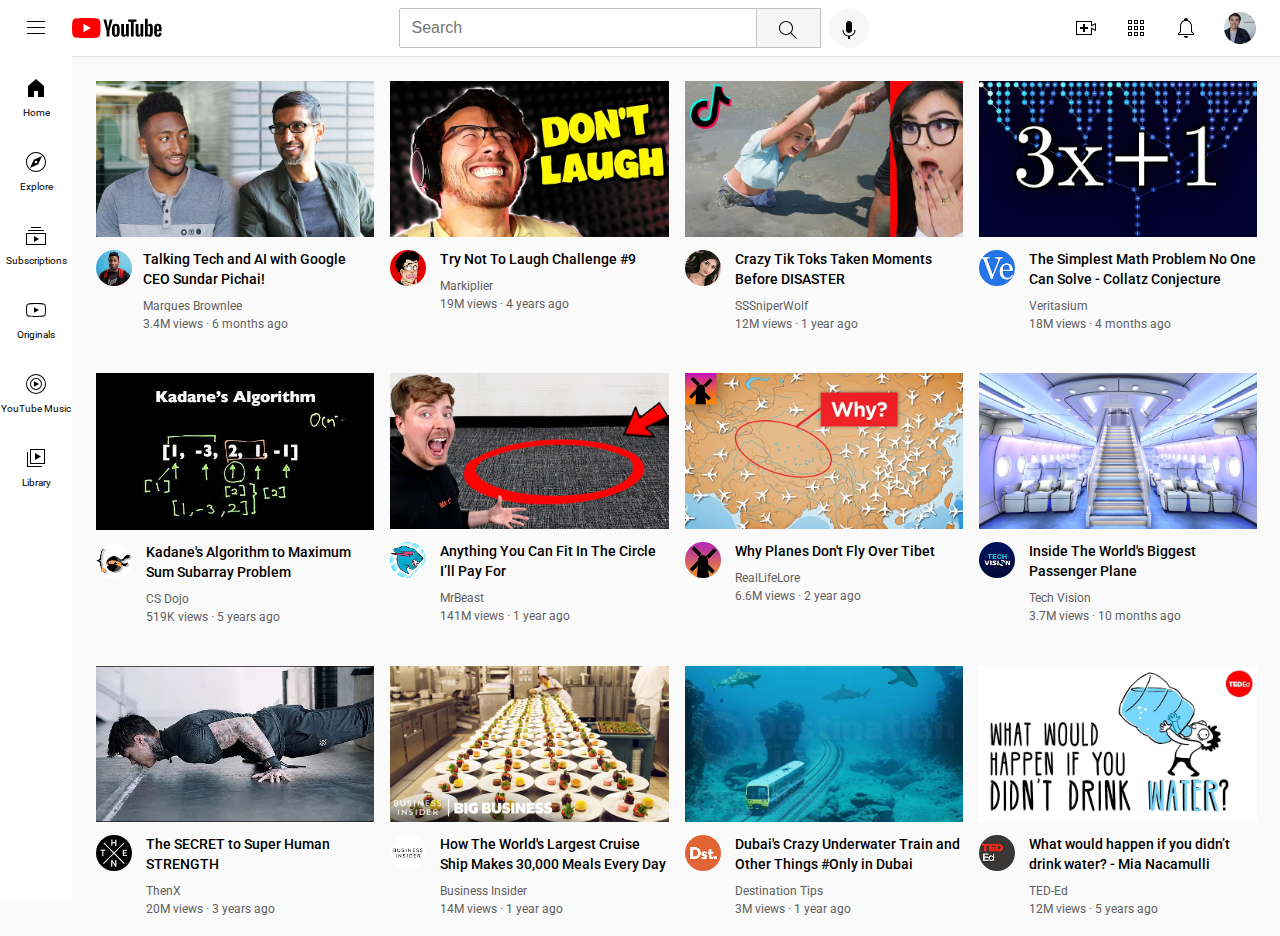
<file: index.html>
<!DOCTYPE html>

<html>



    <head>
        <title>Youtube.com</title>
        <link rel="stylesheet" href ="css/video.css">
        <link rel="stylesheet" href ="css/header.css">
        <link href="https://fonts.googleapis.com/css2?family=Roboto:wght@400;500;700&display=swap" rel="stylesheet">
        <link rel="stylesheet" href ="css/sidebar.css">



    <body >

        <header class= "header">
            <div class = "left">
                <img  style = "height: 24px;" 
                class ="more" src = "assets/icons/hamburger-menu.svg">
                <img style = "height: 20px;" 
                class ="logo" src = "assets/icons/youtube-logo.svg">
            </div>
            <div class = "mid">
                <input class="searchbar"  type="text" placeholder="Search">
                <button class = "search-button">
                    <img  style = "height: 24px;
                    margin-top: 3px;"
                    src = "assets/icons/search.svg">
                </button>
                <button class = "voicesearch-button">
                    <img  style = "height: 24px;
                    margin-top: 3px;" 
                    src = "assets/icons/voice-search-icon.svg">
                </button>
            </div>
            <div class = "right">
                <img  style = "height: 24px;" 
                 src = "assets/icons/upload.svg">
                <img style = "height: 24px;" 
                 src = "assets/icons/youtube-apps.svg">
                <img style = "height: 24px;" 
                 src = "assets/icons/notifications.svg">
                 <img style = "height: 32px;" 
                 src = "assets/icons/account.jpeg">
            </div>

            
        
        </header>
        

        <nav class = "sidebar">
             <div class = "others">
                <img src = "assets/icons/home.svg">
                <div>Home</div>
             </div>
             <div class = "others">
                <img src = "assets/icons/explore.svg">
                <div>Explore</div>
             </div>
             <div class = "others">
                <img src = "assets/icons/subscriptions.svg">
                <div>Subscriptions</div>
             </div>
             <div class = "others">
                <img src = "assets/icons/originals.svg">
                <div>Originals</div>
             </div>
             <div class = "others">
                <img src = "assets/icons/youtube-music.svg">
                <div>YouTube Music</div>
             </div>
             <div class = "others">
                <img src = "assets/icons/library.svg">
                <div>Library</div>
             </div>
        </nav>



        <main class ="vdo-grid">
<!-- 1 -->
            <div class = "vdo">

                <div>
                    <a href = " https://www.youtube.com/watch?v=n2RNcPRtAiY">
                        <img class="thumbnail"src="assets/thumbnails/thumbnail-1.webp">
                    </a>
                    
                </div>
    
                <div style ="display:grid;
                    grid-template-columns: 47px 1fr;">
                    <div class ="profile-div">
                        <a href= " https://www.youtube.com/c/mkbhd">
                            <img class="profile" src="assets/profile_images/channel-1.jpeg">
                        </a>
                        
                    </div>
        
                    <div>
                        <a href = " https://www.youtube.com/watch?v=n2RNcPRtAiY">
                            <p class = "vdo-title">
                                Talking Tech and AI with Google CEO Sundar Pichai!
                            </p>
                        </a>
                        
                        <a href = "https://www.youtube.com/c/mkbhd">
                            <p class ="vdo-channel">Marques Brownlee</p>
                        </a>
                        
                        <p class = "vdo-stats">3.4M views · 6 months ago</p>
                    </div>
                </div>
    
            </div>
<!-- 2 -->
            <div class = "vdo">
    
                <div>
                    <a href = " https://www.youtube.com/watch?v=mP0RAo9SKZk">
                        <img class="thumbnail"src="assets/thumbnails/thumbnail-2.webp">
                    </a>
                    
                </div>
    
                <div style ="display:grid;
                    grid-template-columns: 50px 1fr;">
                    <div class ="profile-div">
                        <a href= "https://www.youtube.com/@markiplier">
                            <img class="profile" src="assets/profile_images/channel-2.jpeg">
                        </a>
                    </div>
        
                    <div>
                        <a href = " https://www.youtube.com/watch?v=mP0RAo9SKZk">
                            <p class = "vdo-title">
                                Try Not To Laugh Challenge #9
                            </p>
                        </a>
                        <a href = "https://www.youtube.com/@markiplier">
                            <p class ="vdo-channel">Markiplier</p>
                        </a>
                        
                        <p class = "vdo-stats">19M views · 4 years ago</p>
                    </div>
                </div>
    
    
            </div>
<!-- 3 -->
            <div class = "vdo">

                <div>
                    <a href = " https://www.youtube.com/watch?v=FgjPQQeTh1w">
                        <img class="thumbnail"src="assets/thumbnails/thumbnail-3.webp">
                    </a>
                    
                </div>
    
                <div style ="display:grid;
                    grid-template-columns: 50px 1fr;">
                    <div class ="profile-div">
                        <a href= " https://www.youtube.com/@SSSniperWolf">
                            <img class="profile" src="assets/profile_images/channel-3.jpeg">
                        </a>
                    </div>
        
                    <div>
                        <a href = " https://www.youtube.com/watch?v=FgjPQQeTh1w">
                            <p class = "vdo-title">
                                Crazy Tik Toks Taken Moments Before DISASTER
                            </p>
                        </a>
                        <a href = " https://www.youtube.com/@SSSniperWolf">
                            <p class ="vdo-channel">SSSniperWolf</p>
                        </a>
                        
                        <p class = "vdo-stats">12M views · 1 year ago</p>
                    </div>
                </div>
    
            </div>
<!-- 4 -->
            <div class = "vdo">

                <div>
                    <a href = " https://www.youtube.com/watch?v=094y1Z2wpJg">
                        <img class="thumbnail"src="assets/thumbnails/thumbnail-4.webp">
                    </a>
                    
                </div>
    
                <div style ="display:grid;
                    grid-template-columns: 50px 1fr;">
                    <div class ="profile-div">
                        <a href= " https://www.youtube.com/@veritasium">
                            <img class="profile" src="assets/profile_images/channel-4.jpeg">
                        </a>
                    </div>
        
                    <div>
                        <a href = " https://www.youtube.com/watch?v=094y1Z2wpJg">
                            <p class = "vdo-title">
                                The Simplest Math Problem No One Can Solve - Collatz Conjecture
                            </p>
                        </a>
                        <a href = " https://www.youtube.com/@veritasium">
                            <p class ="vdo-channel">Veritasium</p>
                        </a>
                        
                        <p class = "vdo-stats">18M views · 4 months ago</p>
                    </div>
                </div>
    
            </div>
<!-- 5 -->
            <div class = "vdo">

                <div>
                    <a href = " https://www.youtube.com/watch?v=86CQq3pKSUw">
                        <img class="thumbnail"src="assets/thumbnails/thumbnail-5.webp">
                    </a>
                   
                </div>
    
                <div style ="display:grid;
                    grid-template-columns: 50px 1fr;">
                    <div class ="profile-div">
                        <a href= " https://www.youtube.com/@CSDojo">
                            <img class="profile" src="assets/profile_images/channel-5.jpeg">
                        </a>
                    </div>
        
                    <div>
                        <a href = " https://www.youtube.com/watch?v=86CQq3pKSUw">
                            <p class = "vdo-title">
                                Kadane's Algorithm to Maximum Sum Subarray Problem
                            </p>
                        </a>
                        <a href = " https://www.youtube.com/@CSDojo">
                            <p class ="vdo-channel">CS Dojo</p>
                        </a>
                        
                        <p class = "vdo-stats">519K views · 5 years ago</p>
                    </div>
                </div>
    
            </div>
<!-- 6 -->
            <div class = "vdo">

                <div>
                    <a href = "https://www.youtube.com/watch?v=yXWw0_UfSFg">
                        <img class="thumbnail"src="assets/thumbnails/thumbnail-6.webp">
                    </a>
                </div>
    
                <div style ="display:grid;
                    grid-template-columns: 50px 1fr;">
                    <div class ="profile-div">
                        <a href= " https://www.youtube.com/@MrBeast">
                            <img class="profile" src="assets/profile_images/channel-6.jpeg">
                        </a>
                    </div>
        
                    <div>
                        <a href = " https://www.youtube.com/watch?v=yXWw0_UfSFg">
                            <p class = "vdo-title">
                                Anything You Can Fit In The Circle I’ll Pay For
                            </p>
                        </a>
                        <a href = " https://www.youtube.com/@MrBeast">
                            <p class ="vdo-channel">MrBeast</p>
                        </a>
                        
                        
                        <p class = "vdo-stats">141M views · 1 year ago</p>
                    </div>
                </div>
    
            </div>
<!-- 7 -->
            <div class = "vdo">
    
                <div>
                    <a href = " https://www.youtube.com/watch?v=fNVa1qMbF9Y">
                        <img class="thumbnail"src="assets/thumbnails/thumbnail-7.webp">
                    </a>
                </div>
    
                <div style ="display:grid;
                    grid-template-columns: 50px 1fr;">
                    <div class ="profile-div">
                        <a href= " https://www.youtube.com/@RealLifeLore">
                            <img class="profile" src="assets/profile_images/channel-7.jpeg">
                        </a>
                    </div>
        
                    <div>
                        <a href = " https://www.youtube.com/watch?v=fNVa1qMbF9Y">
                            <p class = "vdo-title">
                                Why Planes Don't Fly Over Tibet
                            </p>
                        </a>
                        <a href = " https://www.youtube.com/@RealLifeLore">
                            <p class ="vdo-channel">RealLifeLore</p>
                        </a>
                        
                        
                        <p class = "vdo-stats">6.6M views · 2 year ago</p>
                    </div>
                </div>
    
    
            </div>
<!-- 8 -->
            <div class = "vdo">
    
                <div>
                    <a href = " https://www.youtube.com/watch?v=lFm4EM1juls">
                        <img class="thumbnail"src="assets/thumbnails/thumbnail-8.webp">
                    </a>
                </div>
    
                <div style ="display:grid;
                    grid-template-columns: 50px 1fr;">
                    <div class ="profile-div">
                        <a href= " https://www.youtube.com/@adin">
                            <img class="profile" src="assets/profile_images/channel-8.jpeg">
                        </a>
                    </div>
        
                    <div>
                        <a href = " https://www.youtube.com/watch?v=lFm4EM1juls">
                            <p class = "vdo-title">
                                Inside The World's Biggest Passenger Plane
                            </p>
                        </a>
                        <a href = " https://www.youtube.com/@adin">
                            <p class ="vdo-channel">Tech Vision</p>
                        </a>
                        
                        
                        <p class = "vdo-stats">3.7M views · 10 months ago</p>
                    </div>
                </div>
    
    
            </div>
<!-- 9 -->
            <div class = "vdo">
    
                <div>
                    <a href = " https://www.youtube.com/watch?v=ixmxOlcrlUc">
                        <img class="thumbnail"src="assets/thumbnails/thumbnail-9.webp">
                    </a>
                </div>
    
                <div style ="display:grid;
                    grid-template-columns: 50px 1fr;">
                    <div class ="profile-div">
                        <a href= " https://www.youtube.com/@OFFICIALTHENXSTUDIOS">
                            <img class="profile" src="assets/profile_images/channel-9.jpeg">
                        </a>
                    </div>
        
                    <div>
                        <a href = " https://www.youtube.com/watch?v=ixmxOlcrlUc">
                            <p class = "vdo-title">
                                The SECRET to Super Human STRENGTH
                            </p>
                        </a>
                        <a href = " https://www.youtube.com/@OFFICIALTHENXSTUDIOS">
                            <p class ="vdo-channel">ThenX</p>
                        </a>
                        
                        
                        <p class = "vdo-stats">20M views · 3 years ago</p>
                    </div>
                </div>
    
    
            </div>
<!-- 10 -->
            <div class = "vdo">
    
                <div>
                    <a href = " https://www.youtube.com/watch?v=R2vXbFp5C9o">
                        <img class="thumbnail"src="assets/thumbnails/thumbnail-10.webp">
                    </a>
                </div>
    
                <div style ="display:grid;
                    grid-template-columns: 50px 1fr;">
                    <div class ="profile-div">
                        <a href= " https://www.youtube.com/@BusinessInsider">
                            <img class="profile" src="assets/profile_images/channel-10.jpeg">
                        </a>
                    </div>
        
                    <div>
                        <a href = " https://www.youtube.com/watch?v=R2vXbFp5C9o">
                            <p class = "vdo-title">
                                How The World's Largest Cruise Ship Makes 30,000 Meals Every Day
                            </p>
                        </a>
                        <a href = " https://www.youtube.com/@BusinessInsider">
                            <p class ="vdo-channel">Business Insider</p>
                        </a>
                        
                        
                        <p class = "vdo-stats">14M views · 1 year ago</p>
                    </div>
                </div>
    
    
            </div>
<!-- 11 -->
            <div class = "vdo">
    
                <div>
                    <a href = " https://www.youtube.com/watch?v=0nZuYyXET3s">
                        <img class="thumbnail"src="assets/thumbnails/thumbnail-11.webp">
                    </a>
                </div>
    
                <div style ="display:grid;
                    grid-template-columns: 50px 1fr;">
                    <div class ="profile-div">
                        <a href= " https://www.youtube.com/@Destinationtips">
                            <img class="profile" src="assets/profile_images/channel-11.jpeg">
                        </a>
                    </div>
        
                    <div>
                        <a href = " https://www.youtube.com/watch?v=0nZuYyXET3s">
                            <p class = "vdo-title">
                                Dubai's Crazy Underwater Train and Other Things #Only in Dubai
                            </p>
                        </a>
                        <a href = " https://www.youtube.com/@Destinationtips">
                            <p class ="vdo-channel">Destination Tips</p>
                        </a>
                        
                        <p class = "vdo-stats">3M views · 1 year ago</p>
                    </div>
                </div>
    
    
            </div>
<!-- 12 -->
            <div class = "vdo">
    
                <div>
                    <a href = " https://www.youtube.com/watch?v=9iMGFqMmUFs">
                        <img class="thumbnail"src="assets/thumbnails/thumbnail-12.webp">
                    </a>
                </div>
    
                <div style ="display:grid;
                    grid-template-columns: 50px 1fr;">
                    <div class ="profile-div">
                        <a href= " https://www.youtube.com/@TEDEd">
                            <img class="profile" src="assets/profile_images/channel-12.jpeg">
                        </a>
                    </div>
        
                    <div>
                        <a href = " https://www.youtube.com/watch?v=9iMGFqMmUFs">
                            <p class = "vdo-title">
                                What would happen if you didn’t drink water? - Mia Nacamulli
                            </p>
                        </a>
                        <a href = " https://www.youtube.com/@TEDEd">
                            <p class ="vdo-channel">TED-Ed</p>
                        </a>
                        
                        <p class = "vdo-stats">12M views · 5 years ago</p>
                    </div>
                </div>
    
    
            </div>

            
        </main>
        


        
        
    
    </body>



</html>
</file>
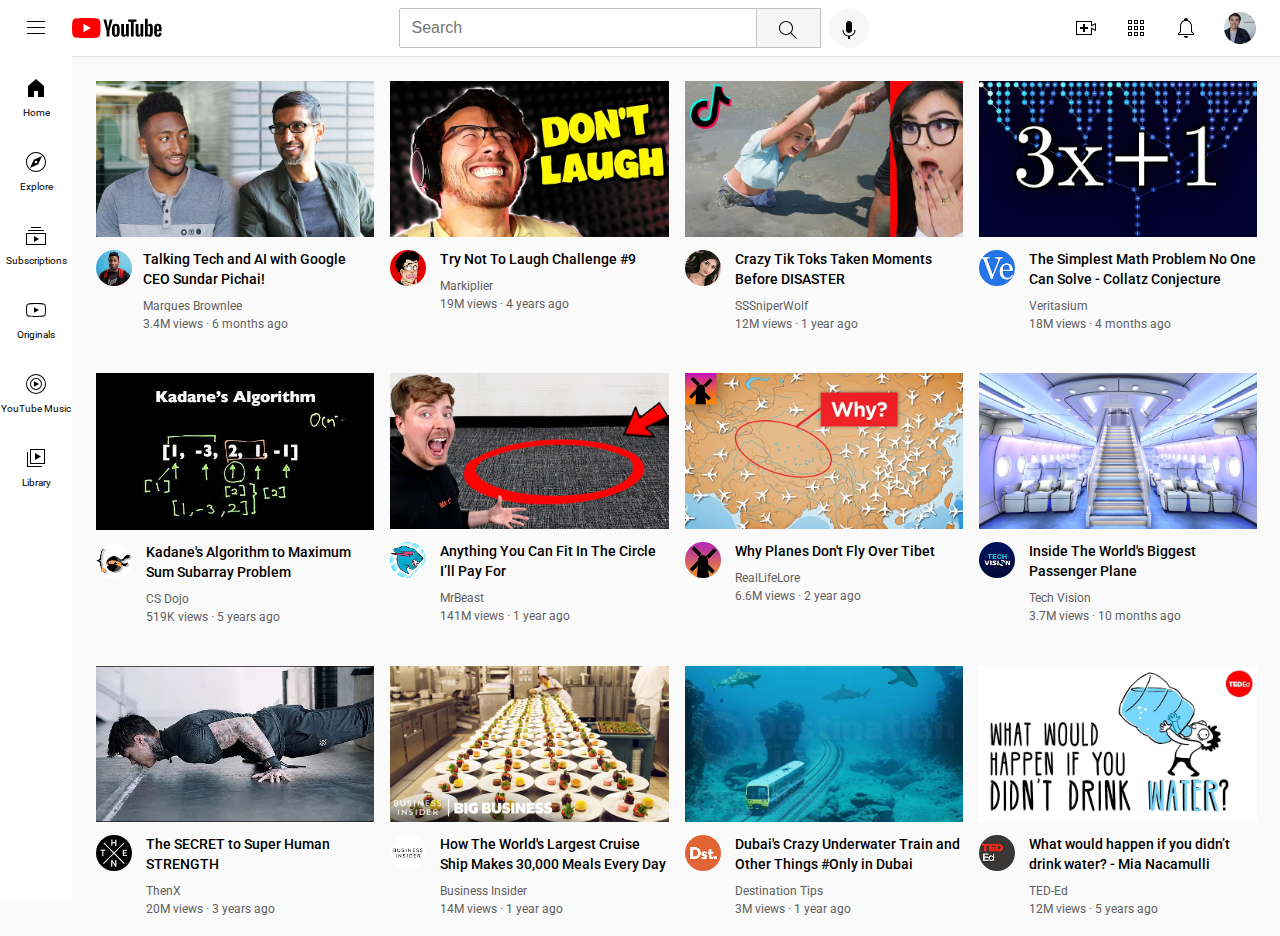
<file: youtube.html>
<!DOCTYPE html>

<html>



    <head>
        <title>Youtube.com</title>
        <link rel="stylesheet" href ="styles/video.css">
        <link rel="stylesheet" href ="styles/header.css">
        <link href="https://fonts.googleapis.com/css2?family=Roboto:wght@400;500;700&display=swap" rel="stylesheet">
        <link rel="stylesheet" href ="styles/sidebar.css">



    <body >

        <header class= "header">
            <div class = "left">
                <img  style = "height: 24px;" 
                class ="more" src = "extra\hamburger-menu.svg">
                <img style = "height: 20px;" 
                class ="logo" src = "extra\youtube-logo.svg">
            </div>
            <div class = "mid">
                <input class="searchbar"  type="text" placeholder="Search">
                <button class = "search-button">
                    <img  style = "height: 24px;
                    margin-top: 3px;"
                    src = "extra/search.svg">
                </button>
                <button class = "voicesearch-button">
                    <img  style = "height: 24px;
                    margin-top: 3px;" 
                    src = "extra/voice-search-icon.svg">
                </button>
            </div>
            <div class = "right">
                <img  style = "height: 24px;" 
                 src = "extra\upload.svg">
                <img style = "height: 24px;" 
                 src = "extra\youtube-apps.svg">
                <img style = "height: 24px;" 
                 src = "extra\notifications.svg">
                 <img style = "height: 32px;" 
                 src = "extra\account.jpeg">
            </div>

            
        
        </header>
        

        <nav class = "sidebar">
             <div class = "others">
                <img src = "extra/home.svg">
                <div>Home</div>
             </div>
             <div class = "others">
                <img src = "extra/explore.svg">
                <div>Explore</div>
             </div>
             <div class = "others">
                <img src = "extra/subscriptions.svg">
                <div>Subscriptions</div>
             </div>
             <div class = "others">
                <img src = "extra/originals.svg">
                <div>Originals</div>
             </div>
             <div class = "others">
                <img src = "extra/youtube-music.svg">
                <div>YouTube Music</div>
             </div>
             <div class = "others">
                <img src = "extra/library.svg">
                <div>Library</div>
             </div>
        </nav>



        <main class ="vdo-grid">
<!-- 1 -->
            <div class = "vdo">

                <div>
                    <a href = " https://www.youtube.com/watch?v=n2RNcPRtAiY">
                        <img class="thumbnail"src="thumbnails/thumbnail-1.webp">
                    </a>
                    
                </div>
    
                <div style ="display:grid;
                    grid-template-columns: 47px 1fr;">
                    <div class ="profile-div">
                        <a href= " https://www.youtube.com/c/mkbhd">
                            <img class="profile" src="profiles\channel-1.jpeg">
                        </a>
                        
                    </div>
        
                    <div>
                        <a href = " https://www.youtube.com/watch?v=n2RNcPRtAiY">
                            <p class = "vdo-title">
                                Talking Tech and AI with Google CEO Sundar Pichai!
                            </p>
                        </a>
                        
                        <a href = "https://www.youtube.com/c/mkbhd">
                            <p class ="vdo-channel">Marques Brownlee</p>
                        </a>
                        
                        <p class = "vdo-stats">3.4M views · 6 months ago</p>
                    </div>
                </div>
    
            </div>
<!-- 2 -->
            <div class = "vdo">
    
                <div>
                    <a href = " https://www.youtube.com/watch?v=mP0RAo9SKZk">
                        <img class="thumbnail"src="thumbnails/thumbnail-2.webp">
                    </a>
                    
                </div>
    
                <div style ="display:grid;
                    grid-template-columns: 50px 1fr;">
                    <div class ="profile-div">
                        <a href= "https://www.youtube.com/@markiplier">
                            <img class="profile" src="profiles\channel-2.jpeg">
                        </a>
                    </div>
        
                    <div>
                        <a href = " https://www.youtube.com/watch?v=mP0RAo9SKZk">
                            <p class = "vdo-title">
                                Try Not To Laugh Challenge #9
                            </p>
                        </a>
                        <a href = "https://www.youtube.com/@markiplier">
                            <p class ="vdo-channel">Markiplier</p>
                        </a>
                        
                        <p class = "vdo-stats">19M views · 4 years ago</p>
                    </div>
                </div>
    
    
            </div>
<!-- 3 -->
            <div class = "vdo">

                <div>
                    <a href = " https://www.youtube.com/watch?v=FgjPQQeTh1w">
                        <img class="thumbnail"src="thumbnails/thumbnail-3.webp">
                    </a>
                    
                </div>
    
                <div style ="display:grid;
                    grid-template-columns: 50px 1fr;">
                    <div class ="profile-div">
                        <a href= " https://www.youtube.com/@SSSniperWolf">
                            <img class="profile" src="profiles\channel-3.jpeg">
                        </a>
                    </div>
        
                    <div>
                        <a href = " https://www.youtube.com/watch?v=FgjPQQeTh1w">
                            <p class = "vdo-title">
                                Crazy Tik Toks Taken Moments Before DISASTER
                            </p>
                        </a>
                        <a href = " https://www.youtube.com/@SSSniperWolf">
                            <p class ="vdo-channel">SSSniperWolf</p>
                        </a>
                        
                        <p class = "vdo-stats">12M views · 1 year ago</p>
                    </div>
                </div>
    
            </div>
<!-- 4 -->
            <div class = "vdo">

                <div>
                    <a href = " https://www.youtube.com/watch?v=094y1Z2wpJg">
                        <img class="thumbnail"src="thumbnails/thumbnail-4.webp">
                    </a>
                    
                </div>
    
                <div style ="display:grid;
                    grid-template-columns: 50px 1fr;">
                    <div class ="profile-div">
                        <a href= " https://www.youtube.com/@veritasium">
                            <img class="profile" src="profiles\channel-4.jpeg">
                        </a>
                    </div>
        
                    <div>
                        <a href = " https://www.youtube.com/watch?v=094y1Z2wpJg">
                            <p class = "vdo-title">
                                The Simplest Math Problem No One Can Solve - Collatz Conjecture
                            </p>
                        </a>
                        <a href = " https://www.youtube.com/@veritasium">
                            <p class ="vdo-channel">Veritasium</p>
                        </a>
                        
                        <p class = "vdo-stats">18M views · 4 months ago</p>
                    </div>
                </div>
    
            </div>
<!-- 5 -->
            <div class = "vdo">

                <div>
                    <a href = " https://www.youtube.com/watch?v=86CQq3pKSUw">
                        <img class="thumbnail"src="thumbnails/thumbnail-5.webp">
                    </a>
                   
                </div>
    
                <div style ="display:grid;
                    grid-template-columns: 50px 1fr;">
                    <div class ="profile-div">
                        <a href= " https://www.youtube.com/@CSDojo">
                            <img class="profile" src="profiles\channel-5.jpeg">
                        </a>
                    </div>
        
                    <div>
                        <a href = " https://www.youtube.com/watch?v=86CQq3pKSUw">
                            <p class = "vdo-title">
                                Kadane's Algorithm to Maximum Sum Subarray Problem
                            </p>
                        </a>
                        <a href = " https://www.youtube.com/@CSDojo">
                            <p class ="vdo-channel">CS Dojo</p>
                        </a>
                        
                        <p class = "vdo-stats">519K views · 5 years ago</p>
                    </div>
                </div>
    
            </div>
<!-- 6 -->
            <div class = "vdo">

                <div>
                    <a href = "https://www.youtube.com/watch?v=yXWw0_UfSFg">
                        <img class="thumbnail"src="thumbnails/thumbnail-6.webp">
                    </a>
                </div>
    
                <div style ="display:grid;
                    grid-template-columns: 50px 1fr;">
                    <div class ="profile-div">
                        <a href= " https://www.youtube.com/@MrBeast">
                            <img class="profile" src="profiles\channel-6.jpeg">
                        </a>
                    </div>
        
                    <div>
                        <a href = " https://www.youtube.com/watch?v=yXWw0_UfSFg">
                            <p class = "vdo-title">
                                Anything You Can Fit In The Circle I’ll Pay For
                            </p>
                        </a>
                        <a href = " https://www.youtube.com/@MrBeast">
                            <p class ="vdo-channel">MrBeast</p>
                        </a>
                        
                        
                        <p class = "vdo-stats">141M views · 1 year ago</p>
                    </div>
                </div>
    
            </div>
<!-- 7 -->
            <div class = "vdo">
    
                <div>
                    <a href = " https://www.youtube.com/watch?v=fNVa1qMbF9Y">
                        <img class="thumbnail"src="thumbnails/thumbnail-7.webp">
                    </a>
                </div>
    
                <div style ="display:grid;
                    grid-template-columns: 50px 1fr;">
                    <div class ="profile-div">
                        <a href= " https://www.youtube.com/@RealLifeLore">
                            <img class="profile" src="profiles\channel-7.jpeg">
                        </a>
                    </div>
        
                    <div>
                        <a href = " https://www.youtube.com/watch?v=fNVa1qMbF9Y">
                            <p class = "vdo-title">
                                Why Planes Don't Fly Over Tibet
                            </p>
                        </a>
                        <a href = " https://www.youtube.com/@RealLifeLore">
                            <p class ="vdo-channel">RealLifeLore</p>
                        </a>
                        
                        
                        <p class = "vdo-stats">6.6M views · 2 year ago</p>
                    </div>
                </div>
    
    
            </div>
<!-- 8 -->
            <div class = "vdo">
    
                <div>
                    <a href = " https://www.youtube.com/watch?v=lFm4EM1juls">
                        <img class="thumbnail"src="thumbnails/thumbnail-8.webp">
                    </a>
                </div>
    
                <div style ="display:grid;
                    grid-template-columns: 50px 1fr;">
                    <div class ="profile-div">
                        <a href= " https://www.youtube.com/@adin">
                            <img class="profile" src="profiles\channel-8.jpeg">
                        </a>
                    </div>
        
                    <div>
                        <a href = " https://www.youtube.com/watch?v=lFm4EM1juls">
                            <p class = "vdo-title">
                                Inside The World's Biggest Passenger Plane
                            </p>
                        </a>
                        <a href = " https://www.youtube.com/@adin">
                            <p class ="vdo-channel">Tech Vision</p>
                        </a>
                        
                        
                        <p class = "vdo-stats">3.7M views · 10 months ago</p>
                    </div>
                </div>
    
    
            </div>
<!-- 9 -->
            <div class = "vdo">
    
                <div>
                    <a href = " https://www.youtube.com/watch?v=ixmxOlcrlUc">
                        <img class="thumbnail"src="thumbnails/thumbnail-9.webp">
                    </a>
                </div>
    
                <div style ="display:grid;
                    grid-template-columns: 50px 1fr;">
                    <div class ="profile-div">
                        <a href= " https://www.youtube.com/@OFFICIALTHENXSTUDIOS">
                            <img class="profile" src="profiles\channel-9.jpeg">
                        </a>
                    </div>
        
                    <div>
                        <a href = " https://www.youtube.com/watch?v=ixmxOlcrlUc">
                            <p class = "vdo-title">
                                The SECRET to Super Human STRENGTH
                            </p>
                        </a>
                        <a href = " https://www.youtube.com/@OFFICIALTHENXSTUDIOS">
                            <p class ="vdo-channel">ThenX</p>
                        </a>
                        
                        
                        <p class = "vdo-stats">20M views · 3 years ago</p>
                    </div>
                </div>
    
    
            </div>
<!-- 10 -->
            <div class = "vdo">
    
                <div>
                    <a href = " https://www.youtube.com/watch?v=R2vXbFp5C9o">
                        <img class="thumbnail"src="thumbnails/thumbnail-10.webp">
                    </a>
                </div>
    
                <div style ="display:grid;
                    grid-template-columns: 50px 1fr;">
                    <div class ="profile-div">
                        <a href= " https://www.youtube.com/@BusinessInsider">
                            <img class="profile" src="profiles\channel-10.jpeg">
                        </a>
                    </div>
        
                    <div>
                        <a href = " https://www.youtube.com/watch?v=R2vXbFp5C9o">
                            <p class = "vdo-title">
                                How The World's Largest Cruise Ship Makes 30,000 Meals Every Day
                            </p>
                        </a>
                        <a href = " https://www.youtube.com/@BusinessInsider">
                            <p class ="vdo-channel">Business Insider</p>
                        </a>
                        
                        
                        <p class = "vdo-stats">14M views · 1 year ago</p>
                    </div>
                </div>
    
    
            </div>
<!-- 11 -->
            <div class = "vdo">
    
                <div>
                    <a href = " https://www.youtube.com/watch?v=0nZuYyXET3s">
                        <img class="thumbnail"src="thumbnails/thumbnail-11.webp">
                    </a>
                </div>
    
                <div style ="display:grid;
                    grid-template-columns: 50px 1fr;">
                    <div class ="profile-div">
                        <a href= " https://www.youtube.com/@Destinationtips">
                            <img class="profile" src="profiles\channel-11.jpeg">
                        </a>
                    </div>
        
                    <div>
                        <a href = " https://www.youtube.com/watch?v=0nZuYyXET3s">
                            <p class = "vdo-title">
                                Dubai's Crazy Underwater Train and Other Things #Only in Dubai
                            </p>
                        </a>
                        <a href = " https://www.youtube.com/@Destinationtips">
                            <p class ="vdo-channel">Destination Tips</p>
                        </a>
                        
                        <p class = "vdo-stats">3M views · 1 year ago</p>
                    </div>
                </div>
    
    
            </div>
<!-- 12 -->
            <div class = "vdo">
    
                <div>
                    <a href = " https://www.youtube.com/watch?v=9iMGFqMmUFs">
                        <img class="thumbnail"src="thumbnails/thumbnail-12.webp">
                    </a>
                </div>
    
                <div style ="display:grid;
                    grid-template-columns: 50px 1fr;">
                    <div class ="profile-div">
                        <a href= " https://www.youtube.com/@TEDEd">
                            <img class="profile" src="profiles\channel-12.jpeg">
                        </a>
                    </div>
        
                    <div>
                        <a href = " https://www.youtube.com/watch?v=9iMGFqMmUFs">
                            <p class = "vdo-title">
                                What would happen if you didn’t drink water? - Mia Nacamulli
                            </p>
                        </a>
                        <a href = " https://www.youtube.com/@TEDEd">
                            <p class ="vdo-channel">TED-Ed</p>
                        </a>
                        
                        <p class = "vdo-stats">12M views · 5 years ago</p>
                    </div>
                </div>
    
    
            </div>

            
        </main>
        


        
        
    
    </body>



</html>
</file>
<file: css/video.css>
a{
    text-decoration: none;
}
.vdo-title{
    color: black;
}
.vdo-grid{
    
    display:grid;
    grid-template-columns: 1fr 1fr;
    column-gap: 16px;
    row-gap : 30px;
}
@media(max-width: 869px){
    .vdo-grid{
        grid-template-columns: 1fr 1fr;
    }
}
@media (min-width: 870px){
    .vdo-grid{
        grid-template-columns: 1fr 1fr 1fr;
    }
}

@media (min-width: 1120px){
    .vdo-grid{
        grid-template-columns: 1fr 1fr 1fr 1fr;
    }
}

.thumbnail{
    width: 100%;
    margin-bottom: -6px;
}
.vdo-title{
    
    font-weight: 500;
    line-height:20px;
    font-size: 14px;
    margin-bottom: 0px;
}

.profile{
    width: 36px;
    margin-top:15px;
    margin-right:2px;
    border-radius: 36px; 
}


.vdo-channel{
    margin-top: 10px;
    margin-bottom: 4px;
}
.vdo-channel,.vdo-stats{ 
    
    font-size:12px;
    color: rgb(96,96,96);
}
.vdo-stats{
    margin-top: 0px;
}




.vdo{
    height: 10%;    
    
   
}
</file>
<file: css/header.css>
body{
    padding-top: 73px;
    padding-left: 88px;
    padding-right: 15px;
    background-color: rgb(250, 250, 250);
    font-family: Roboto, Arial, sans-serif;
}
img{
    cursor: pointer;
}
.header{
    display : flex;
    flex-direction: row;
    height : 56px;
    align-items: center;
    justify-content: space-between;
    position: fixed;
    top:0;
    right:0;
    left:0;
    height: 56px;
    background-color: white;
    border-bottom-width: 1px;
    border-bottom-style: solid;
    border-bottom-color: rgb(228 228 228);
    font-family: Roboto, Arial, sans-serif;
    
}
.left{
    display: flex;
    align-items: center; 
}


.mid{
    max-width : 470px;
    flex:1;
    display :flex;
    flex-direction: row;
    align-items :center;
    margin-left: 60px;
}
.right{
    width : 182px;
    display :flex;
    flex-direction: row;
    justify-content: space-between;
    margin-right: 24px;
    margin-left: 29px;
    align-items: center;
    flex-shrink :0;
}
.search-button,
.voicesearch-button{
    display: flex;
    flex-direction: column;
    align-items: center;
    justify-content: center;
    
}
.search-button{
    height: 40px;
    width :64px;
    background-color: rgb(245 245 245);
    border-width : 1px;
    border-left-width: 0px;
    border-style:solid;
    border-color: rgb(192 192 192);
    margin-right: 8px;
    cursor: pointer;
    

}
.voicesearch-button{
    border:none;
    height: 40px;
    width : 40px;
    border-radius : 20px;
    background-color: rgb(247 247 247);
    
}
.more{
    
    margin-left: 24px;
    margin-right: 24px;
    

}


.searchbar{
    
    height: 36px;
    width : 0;
    min-width: 0;
    flex :1;
    padding-left: 12px;
    font-size: 16px;
    border-width: 1px;
    border-style:solid;
    border-color: rgb(192,192,192);
    border-top-left-radius: 2px;
    border-bottom-left-radius: 2px;
    box-shadow: inset 1px 2px 5px rgba(0 0 0 0.05);
}
.searchbar:focus{
    /* outline-width :medium; */
    /* outline : 1px; */
    outline-color : #81A0D5;
    
}
</file>
<file: css/sidebar.css>
.sidebar{
    font-family: Roboto, Arial, sans-serif;
    position :fixed;
    left: 0;
    top: 56px;
    bottom: 0;
    background-color: white;
    width : 72px;
    
    z-index : 200;
    padding-top :4px;

}
.others{
    font-size: 10px;
    
    height: 74px;
    display:flex;
    flex-direction: column;
    justify-content: center;
    
    align-items: center;
    transition: background-color 0.15s ;
}
.others img{
    height: 24px;
    margin-bottom: 6.5px;
    

}
.others:hover{
    cursor:pointer;
    background-color: rgb(240, 240, 240);
}
</file>
<file: styles/video.css>
a{
    text-decoration: none;
}
.vdo-title{
    color: black;
}
.vdo-grid{
    
    display:grid;
    grid-template-columns: 1fr 1fr;
    column-gap: 16px;
    row-gap : 30px;
}
@media(max-width: 869px){
    .vdo-grid{
        grid-template-columns: 1fr 1fr;
    }
}
@media (min-width: 870px){
    .vdo-grid{
        grid-template-columns: 1fr 1fr 1fr;
    }
}

@media (min-width: 1120px){
    .vdo-grid{
        grid-template-columns: 1fr 1fr 1fr 1fr;
    }
}

.thumbnail{
    width: 100%;
    margin-bottom: -6px;
}
.vdo-title{
    
    font-weight: 500;
    line-height:20px;
    font-size: 14px;
    margin-bottom: 0px;
}

.profile{
    width: 36px;
    margin-top:15px;
    margin-right:2px;
    border-radius: 36px; 
}


.vdo-channel{
    margin-top: 10px;
    margin-bottom: 4px;
}
.vdo-channel,.vdo-stats{ 
    
    font-size:12px;
    color: rgb(96,96,96);
}
.vdo-stats{
    margin-top: 0px;
}




.vdo{
    height: 10%;    
    
   
}
</file>
<file: styles/header.css>
body{
    padding-top: 73px;
    padding-left: 88px;
    padding-right: 15px;
    background-color: rgb(250, 250, 250);
    font-family: Roboto, Arial, sans-serif;
}
img{
    cursor: pointer;
}
.header{
    display : flex;
    flex-direction: row;
    height : 56px;
    align-items: center;
    justify-content: space-between;
    position: fixed;
    top:0;
    right:0;
    left:0;
    height: 56px;
    background-color: white;
    border-bottom-width: 1px;
    border-bottom-style: solid;
    border-bottom-color: rgb(228 228 228);
    font-family: Roboto, Arial, sans-serif;
    
}
.left{
    display: flex;
    align-items: center; 
}


.mid{
    max-width : 470px;
    flex:1;
    display :flex;
    flex-direction: row;
    align-items :center;
    margin-left: 60px;
}
.right{
    width : 182px;
    display :flex;
    flex-direction: row;
    justify-content: space-between;
    margin-right: 24px;
    margin-left: 29px;
    align-items: center;
    flex-shrink :0;
}
.search-button,
.voicesearch-button{
    display: flex;
    flex-direction: column;
    align-items: center;
    justify-content: center;
    
}
.search-button{
    height: 40px;
    width :64px;
    background-color: rgb(245 245 245);
    border-width : 1px;
    border-left-width: 0px;
    border-style:solid;
    border-color: rgb(192 192 192);
    margin-right: 8px;
    cursor: pointer;
    

}
.voicesearch-button{
    border:none;
    height: 40px;
    width : 40px;
    border-radius : 20px;
    background-color: rgb(247 247 247);
    
}
.more{
    
    margin-left: 24px;
    margin-right: 24px;
    

}


.searchbar{
    
    height: 36px;
    width : 0;
    min-width: 0;
    flex :1;
    padding-left: 12px;
    font-size: 16px;
    border-width: 1px;
    border-style:solid;
    border-color: rgb(192,192,192);
    border-top-left-radius: 2px;
    border-bottom-left-radius: 2px;
    box-shadow: inset 1px 2px 5px rgba(0 0 0 0.05);
}
.searchbar:focus{
    /* outline-width :medium; */
    /* outline : 1px; */
    outline-color : #81A0D5;
    
}
</file>
<file: styles/sidebar.css>
.sidebar{
    font-family: Roboto, Arial, sans-serif;
    position :fixed;
    left: 0;
    top: 56px;
    bottom: 0;
    background-color: white;
    width : 72px;
    
    z-index : 200;
    padding-top :4px;

}
.others{
    font-size: 10px;
    
    height: 74px;
    display:flex;
    flex-direction: column;
    justify-content: center;
    
    align-items: center;
    transition: background-color 0.15s ;
}
.others img{
    height: 24px;
    margin-bottom: 6.5px;
    

}
.others:hover{
    cursor:pointer;
    background-color: rgb(240, 240, 240);
}
</file>
